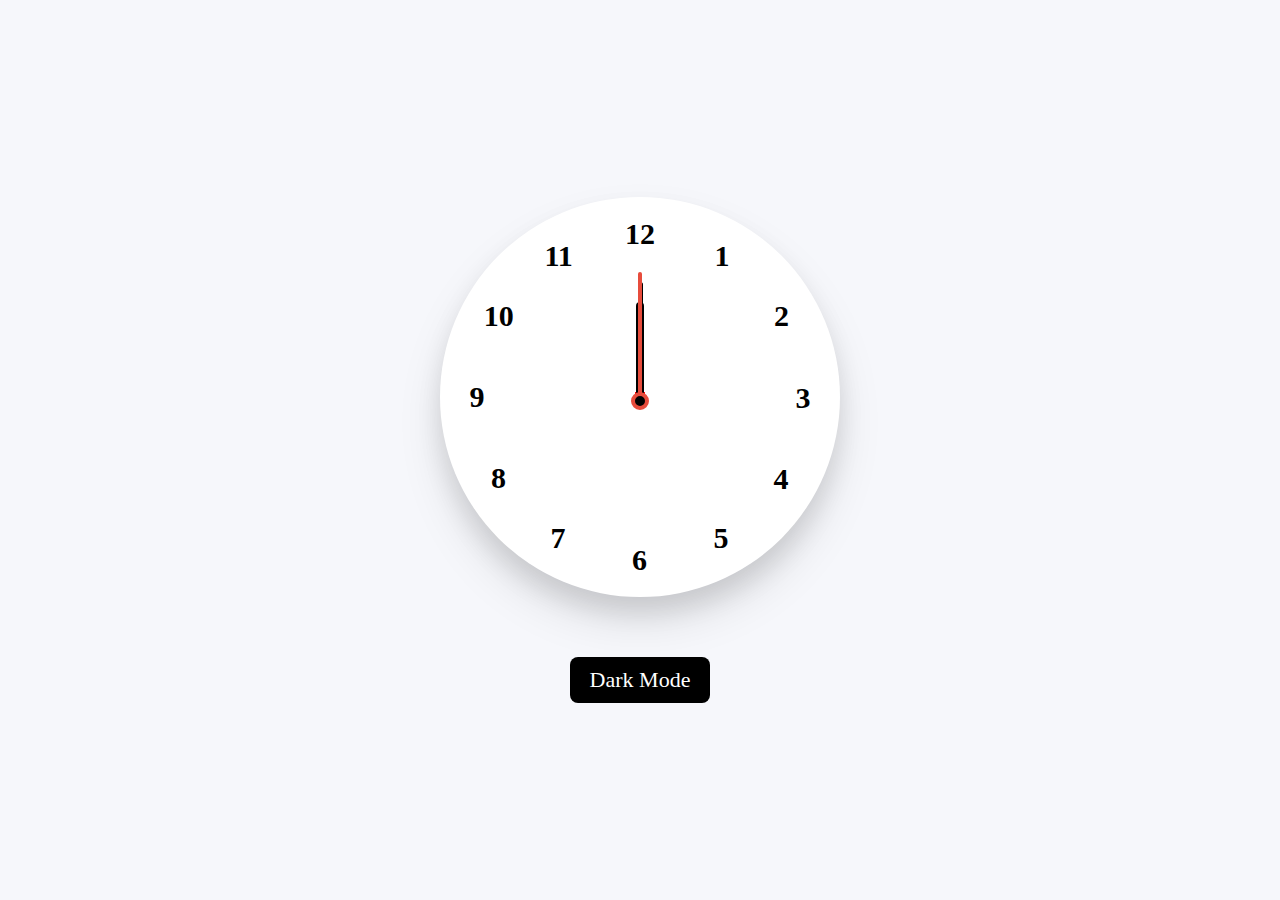
<file: Analog-clock/index.html>
<!DOCTYPE html>
<html lang="en">
<head>
    <meta charset="UTF-8">
    <meta http-equiv="X-UA-Compatible" content="IE=edge">
    <meta name="viewport" content="width=device-width, initial-scale=1.0">
    <title>Analog Watch</title>
    <link rel="stylesheet" href="style.css">
    <script src="script.js" defer></script>
</head>
<body>
    <div class="container">
        <div class="clock">
            <label style="--i: 1"><span>1</span></label>
            <label style="--i: 2"><span>2</span></label>
            <label style="--i: 3"><span>3</span></label>
            <label style="--i: 4"><span>4</span></label>
            <label style="--i: 5"><span>5</span></label>
            <label style="--i: 6"><span>6</span></label>
            <label style="--i: 7"><span>7</span></label>
            <label style="--i: 8"><span>8</span></label>
            <label style="--i: 9"><span>9</span></label>
            <label style="--i: 10"><span>10</span></label>
            <label style="--i: 11"><span>11</span></label>
            <label style="--i: 12"><span>12</span></label>
            
            <div class="indicator">
                <span class="hand hour"></span>
                <span class="hand minute"></span>
                <span class="hand second"></span>
            </div>
        </div>

        <div class="mode-switch">Dark Mode</div>
    </div>
    
</body>
</html>
</file>
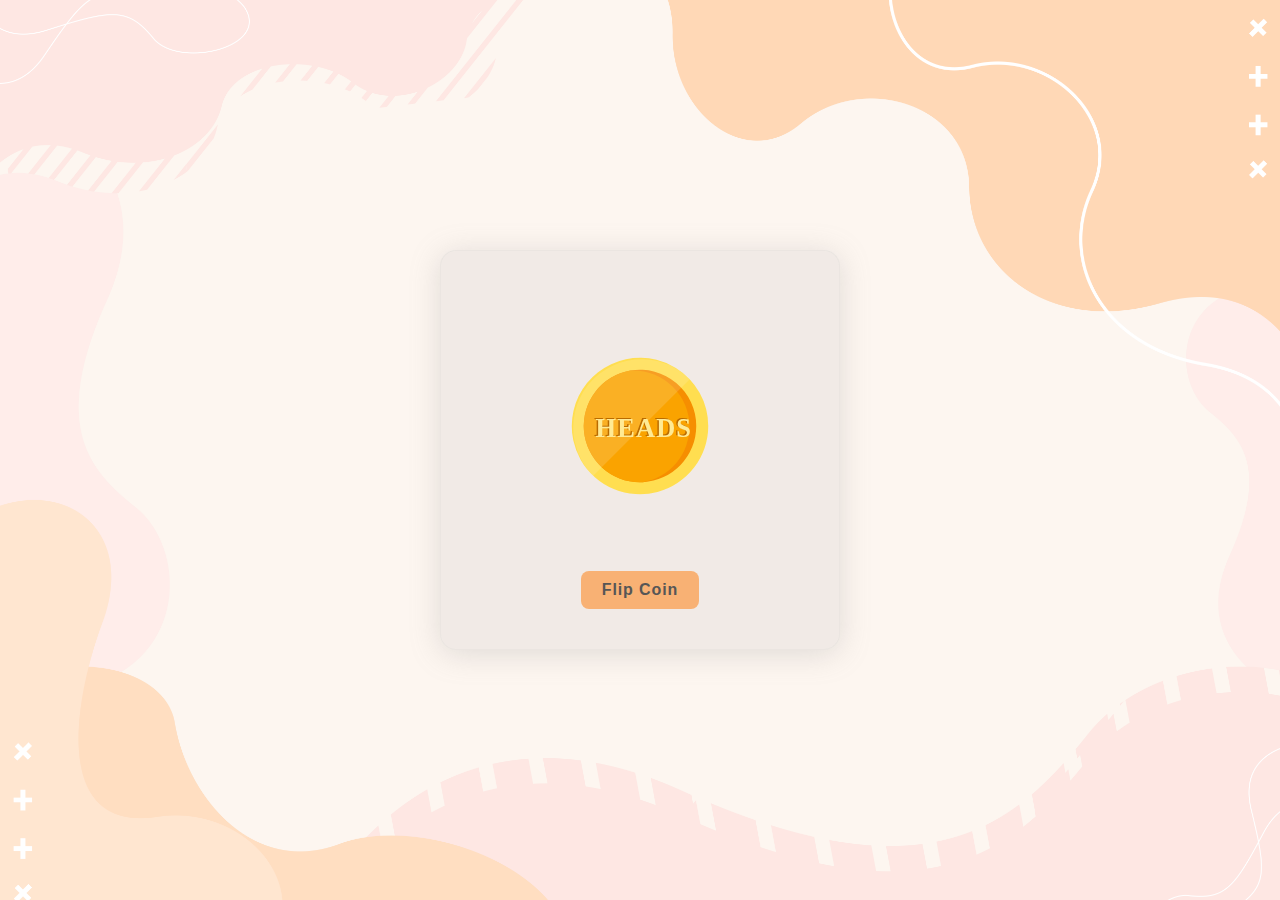
<file: Coin-Toss/index.html>
<!DOCTYPE html>
<html lang="en">
<head>
    <meta charset="UTF-8">
    <meta http-equiv="X-UA-Compatible" content="IE=edge">
    <meta name="viewport" content="width=device-width, initial-scale=1.0">
    <title>Document</title>
    <link rel="stylesheet" href="style.css">
</head>
<body>
    
    <div class="container">
        <div class="coin">
            <div class="head">
                <img src="Assets/head.svg" alt="">
            </div>
            <div class="tail">
                <img src="Assets/tail.svg" alt="">
            </div>
        </div>
        <div class="button">
            <button class="flip-btn">Flip Coin</button>
        </div>
    </div>

    <script src="script.js"></script>
</body>
</html>
</file>
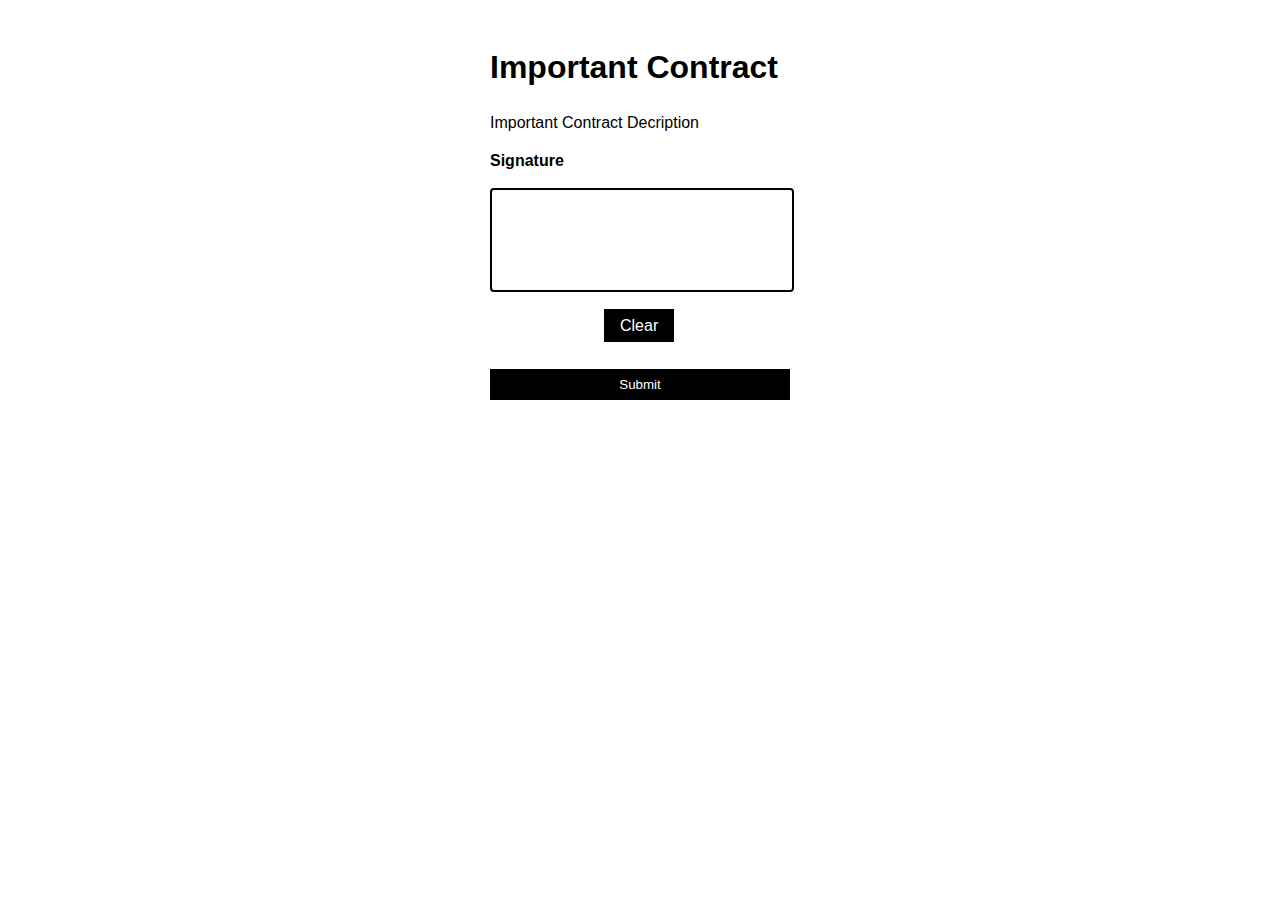
<file: Signature-pad/index.html>
<!DOCTYPE html>
<html lang="en">
<head>
    <meta charset="UTF-8">
    <meta http-equiv="X-UA-Compatible" content="IE=edge">
    <meta name="viewport" content="width=device-width, initial-scale=1.0">
    <link rel="stylesheet" href="style.css">
    <title>Signature Pad</title>
</head>
<body>
    <form class="signature-pad-form" action="#" method="POST">
        <h1>Important Contract</h1>
        <p>Important Contract Decription</p>

        <p>
            <b>Signature</b>
        </p>

        <canvas height="100" width="300" class="signature-pad"></canvas>

        <p>
            <a class="clear-btn">Clear</a>
        </p>

        <button class="submit-btn" >Submit</button>

    </form>

    <script src="script.js"></script>
</body>
</html>
</file>
<file: Analog-clock/style.css>
*{
    margin: 0;
    padding: 0;
    box-sizing: border-box;
}

:root{
    --primary-color: #f6f7fb;
    --white-color: #fff;
    --black-color: #000;
    --red-color: #e74c3c;
}

body{
    display: flex;
    min-height: 100vh;
    align-items: center;
    justify-content: center;
    background: var(--primary-color);
}

body.dark{
    --primary-color: #292929d7;
    --white-color: #111314;
    --black-color: #eaeaea;
    --red-color: #e74c3c;
}


.container{
    display: flex;
    flex-direction: column;
    align-items: center;
    gap: 60px;
}

.container .clock{
    display: flex;
    height: 400px;
    width: 400px;
    align-items: center;
    justify-content: center;
    border-radius: 50%;
    background:  var(--white-color);
    box-shadow: 0 15px 25px rgba(0,0,0,0.1), 0 25px 45px rgba(0,0,0,0.1);
    position: relative;
}

.clock label{
    position: absolute;
    inset: 20px; 
    transform: rotate(calc(var(--i)*(360deg/12)));
    /* background-color: #e74c3c; */
    text-align: center;
}

.clock label span{
    display: inline-block;
    font-size: 30px;
    font-weight: 600;
    color: var(--black-color);
    transform: rotate(calc(var(--i) * (-360deg)/12));
}

.container .indicator{
    position: absolute;
    height: 10px;
    width: 10px;
    background-color: red;
    display: flex;
    justify-content: center;
}

.indicator::before{
    content: "";
    position: absolute;
    height: 100%;
    width: 100%;
    border-radius: 50%;
    z-index: 100;
    background: var(--black-color);
    border: 4px solid var(--red-color);
}

.indicator .hand{
    position: absolute;
    height: 130px;
    width: 4px;
    bottom: 0;
    border-radius: 25px;
    transform-origin: bottom;
    background-color: var(--red-color);
}

.hand.minute{
    height: 120px;
    width: 5px;
    /* transform: rotate(30deg); */
    background: var(--black-color);

}

.hand.hour{
    height: 100px;
    width: 8px;
    /* transform: rotate(50deg); */
    background: var(--black-color);

}

.mode-switch{
    background: var(--black-color);
    color: var(--white-color);
    padding: 10px 20px;
    border-radius: 8px;
    font-size: 22px;
    display: inline-block;
    font-weight: 400;
}
</file>
<file: Coin-Toss/style.css>
*{
    margin: 0;
    padding: 0;
    box-sizing: border-box;
}


body{
    background-image: url('Assets/bg.png') ;
    background-repeat: no-repeat;
    background-size: cover;
}

.container{
    mask-position: relative;
    width: 400px;
    height: 400px;
    background: rgba(193, 191, 191, 0.2);
    border-radius: 16px;
    box-shadow: 0 4px 30px rgba(144, 144, 144, 0.275);
    backdrop-filter: blur(5px);
    border: 1px solid rgba(207, 207, 207, 0.203);
    position: absolute;
    top: 50%;
    left: 50%;
    transform: translate(-50%, -50%);
    /* border-radius: 10px; */
}

.coin{
    height: 150px;
    width: 150px;
    position: relative;
    margin: 0 auto;
    margin-top: 100px;
    -webkit-transform-style: preserve-3d;
    transform-style: preserve-3d;
}

.coin img{
    width: 150px;
}

.head, .tail{
    position: absolute;
    width: 100%;
    height: 100%;
    -webkit-backface-visibility: hidden;
    backface-visibility: hidden;
}

.tail{
    transform: rotateX(180deg);
}

@keyframes spin-tails{
    0%{
        transform: rotateX(0);
    }
    100%{
        transform: rotateX(1980deg);
    }
}
@keyframes spin-heads{
    0%{
        transform: rotateX(0);
    }
    100%{
        transform: rotateX(2160deg);
    }
}

.flip-btn{
    align-items: center;
    background-color: #f8b174;
    border-radius: 8px;
    border-style: none;
    color: #565656;
    cursor: pointer;
    display: flex;
    font-family: "RM Neue",sans-serif;
    font-size: 100%;
    font-weight: 600;
    letter-spacing: 0.9px;
    padding: 10px 21px;
    text-align: center;
    text-transform: none;
    /* transition: color .13s ease-in-out,background .13s ease-in-out,opacity .13s ease-in-out,box-shadow .13s ease-in-out; */
    position: relative;
    margin: 70px auto;
 
  
}

.flip-btn:disabled{
    background-color: #c0c0c0;
    border-color:#aeaeaf ;
    color: #101020;
}

/* .flip-btn:hover {
    background-color: #f7ac6b;
} */
</file>
<file: Signature-pad/style.css>
:root{
    --primary-color : #000;
}

body{
    font-family: Arial, Arial, Helvetica, sans-serif;
    line-height: 1.4;
    padding: 1rem;
}

.signature-pad-form{
    max-width: 300px;
    margin: 0 auto;
}

.signature-pad{
    cursor: pointer;
    border: 2px solid var(--primary-color); 
    border-radius: 4px;
}

.submit-btn, .clear-btn{
    width: 100%;
    background-color: var(--primary-color);
    border: none;
    padding: 0.5rem 1rem;
    color: #fff;
    cursor: pointer;
    margin-top: 1rem;
}

.clear-btn{
   left: 38%;
   position: relative;
}
@media (pointer: coarse){
    body{
        overflow: hidden;
    }
}
</file>
